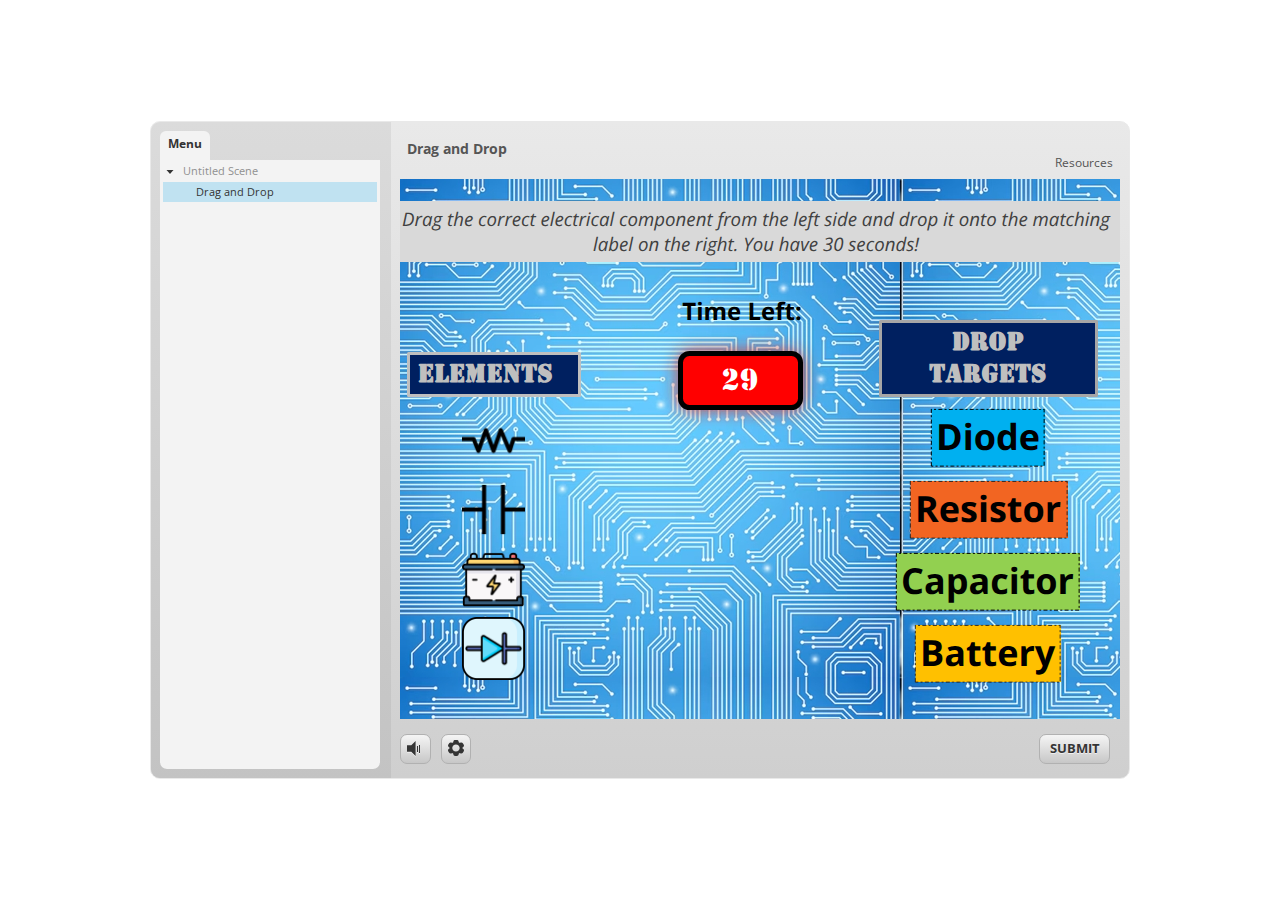
<file: index.html>
﻿<!doctype html>
<html lang="en-US">
<head>
  <meta charset="utf-8">
  <!-- Created using Storyline 3 - http://www.articulate.com  -->
  <!-- version: 3.20.30234.0 -->
  <title>Drag and Drop</title>
  <meta http-equiv="x-ua-compatible" content="IE=edge"/>
  <meta name="viewport" content="width=device-width,initial-scale=1,user-scalable=no,shrink-to-fit=no,minimal-ui"/>
  <meta name="apple-mobile-web-app-capable" content="yes"/>
  <style>
    html, body { height: 100%; padding: 0; margin: 0 }
    #app { height: 100%; width: 100%; }
  </style>

  <script>
    window.DS = {};
    window.globals = {
      DATA_PATH_BASE: '',
      HAS_FRAME: true,
      HAS_SLIDE: true,

      lmsPresent: false,
      tinCanPresent: false,
      cmi5Present: false,
      aoSupport: false,
      scale: 'noscale',
      captureRc: false,
      browserSize: 'optimal',
      bgColor: '#FFFFFF',
      features: '',
      themeName: 'classic',
      preloaderColor: '#FFFFFF',
      suppressAnalytics: false,
      productChannel: 'perpetual',
      publishSource: 'storyline',
      aid: '',
      cid: '9df2afba-86aa-4ca9-b1a7-6bfc69e62f0b',
      playerVersion: '3.20.30234.0',
      publishTimestamp: '2025-02-02T14:35:07.3691768Z',
      maxIosVideoElements: 10,
      connectionSettings: { },

      
      parseParams: function(qs) {
        if (window.globals.parsedParams != null) {
          return window.globals.parsedParams;
        }
        qs = (qs || window.location.search.substr(1)).split('+').join(' ');
        var params = {},
            tokens,
            re = /[?&]?([^=]+)=([^&]*)/g;

        while (tokens = re.exec(qs)) {
          params[decodeURIComponent(tokens[1]).trim()] =
            decodeURIComponent(tokens[2]).trim();
        }
        window.globals.parsedParams = params;
        return params;
      }

    };
  </script>
  <script>
    var isIe11 = ('ActiveXObject' in window || window.MSBlobBuilder != null)
      && window.msCrypto != null && !window.ActiveXObject;
    if (isIe11) {
      window.globals.unsupportedBrowser = true;
      document.write(atob('[base64]'));
    }
  </script>
  
  <script>window.THREE = { };</script>
  
</head>
<body style="background: #FFFFFF" class="cs-HTML theme-classic">
  <!-- 360 -->
  <script>!function(){var e,i=/iPhone/i,o=/iPod/i,n=/iPad/i,t=/\biOS-universal(?:.+)Mac\b/i,r=/\bAndroid(?:.+)Mobile\b/i,a=/Android/i,d=/(?:SD4930UR|\bSilk(?:.+)Mobile\b)/i,p=/Silk/i,l=/Windows Phone/i,u=/\bWindows(?:.+)ARM\b/i,b=/BlackBerry/i,s=/BB10/i,c=/Opera Mini/i,f=/\b(CriOS|Chrome)(?:.+)Mobile/i,h=/Mobile(?:.+)Firefox\b/i,v=function(e){return void 0!==e&&"MacIntel"===e.platform&&"number"==typeof e.maxTouchPoints&&e.maxTouchPoints>1&&"undefined"==typeof MSStream};e=function(e){var m={userAgent:"",platform:"",maxTouchPoints:0};e||"undefined"==typeof navigator?"string"==typeof e?m.userAgent=e:e&&e.userAgent&&(m={userAgent:e.userAgent,platform:e.platform,maxTouchPoints:e.maxTouchPoints||0}):m={userAgent:navigator.userAgent,platform:navigator.platform,maxTouchPoints:navigator.maxTouchPoints||0};var g=m.userAgent,y=g.split("[FBAN");void 0!==y[1]&&(g=y[0]),void 0!==(y=g.split("Twitter"))[1]&&(g=y[0]);var A=function(e){return function(i){return i.test(e)}}(g),w={apple:{phone:A(i)&&!A(l),ipod:A(o),tablet:!A(i)&&(A(n)||v(m))&&!A(l),universal:A(t),device:(A(i)||A(o)||A(n)||A(t)||v(m))&&!A(l)},amazon:{phone:A(d),tablet:!A(d)&&A(p),device:A(d)||A(p)},android:{phone:!A(l)&&A(d)||!A(l)&&A(r),tablet:!A(l)&&!A(d)&&!A(r)&&(A(p)||A(a)),device:!A(l)&&(A(d)||A(p)||A(r)||A(a))||A(/\bokhttp\b/i)},windows:{phone:A(l),tablet:A(u),device:A(l)||A(u)},other:{blackberry:A(b),blackberry10:A(s),opera:A(c),firefox:A(h),chrome:A(f),device:A(b)||A(s)||A(c)||A(h)||A(f)},any:!1,phone:!1,tablet:!1};return w.any=w.apple.device||w.android.device||w.windows.device||w.other.device,w.phone=w.apple.phone||w.android.phone||w.windows.phone,w.tablet=w.apple.tablet||w.android.tablet||w.windows.tablet,w}(),"object"==typeof exports&&"undefined"!=typeof module?module.exports=e:"function"==typeof define&&define.amd?define((function(){return e})):this.isMobile=e}();
    window.isMobile.apple.tablet = window.isMobile.apple.tablet ||
      (navigator.platform === 'MacIntel' && navigator.maxTouchPoints > 1);
    window.isMobile.apple.device = window.isMobile.apple.device || window.isMobile.apple.tablet;
    window.isMobile.tablet = window.isMobile.tablet || window.isMobile.apple.tablet;
    window.isMobile.any = window.isMobile.any || window.isMobile.apple.tablet;
  </script>

  <div id="focus-sink" tabindex="-1"></div>

  <div id="preso"></div>
  <script>
    (function() {

      var classTypes = [ 'desktop', 'mobile', 'phone', 'tablet' ];

      var addDeviceClasses = function(prefix, testObj) {
        var curr, i;
        for (i = 0; i < classTypes.length; i++) {
          curr = classTypes[i];
          if (testObj[curr]) {
            document.body.classList.add(prefix + curr);
          }
        }
      };

      var params = window.globals.parseParams(),
          isDevicePreview = params.devicepreview === '1',
          isPhoneOverride = params.deviceType === 'phone' || (isDevicePreview && params.phone == '1'),
          isTabletOverride = (params.deviceType === 'tablet' || isDevicePreview) && !isPhoneOverride,
          isMobileOverride = isPhoneOverride || isTabletOverride;

      var deviceView = {
        desktop: !window.isMobile.any && !isMobileOverride,
        mobile: window.isMobile.any || isMobileOverride,
        phone: isPhoneOverride || (window.isMobile.phone && !isTabletOverride),
        tablet: isTabletOverride || window.isMobile.tablet
      };

      window.globals.deviceView = deviceView;
      window.isMobile.desktop = !window.isMobile.any;
      window.isMobile.mobile = window.isMobile.any;

      addDeviceClasses('view-', deviceView);

    })();
  </script>
  
  <script src='story_content/user.js' type=text/javascript></script>
  <div class="slide-loader"></div>

  <script>
    if (window.globals.deviceView.isMobile) { var doc = document, loader = doc.body.querySelector('.slide-loader'); [ 1, 2, 3 ].forEach(function(n) { var d = doc.createElement('div'); d.style.backgroundColor = window.globals.preloaderColor; d.classList.add('mobile-loader-dot'); d.classList.add('dot' + n); loader.appendChild(d); }); }
  </script>

  <div class="mobile-load-title-overlay" style="display: none">
    <div class="mobile-load-title">Drag and Drop</div>
  </div>

  <div class="mobile-chrome-warning"></div>

  
<style>
  .warn-connection-dialog {
    display: none;
    background: transparent;
    pointer-events: none;
    position: fixed;
    left: 0;
    top: 0;
    width: 100%;
    height: 100%;
    z-index: 999;
  }

  .warn-connection-content {
    border-radius: 4px;
    background: white;
    border: 1px solid #E7E7E7;
    color: #333333;
    box-shadow: 0 2px 4px rgba(0, 0, 0, 0.25);
    transition: all 150ms ease-out;
    position: absolute;
    white-space: nowrap;
  }

  .view-phone.is-landscape .warn-connection-content {
    left: 23px;
    bottom: 23px;
  }

  .view-tablet.is-landscape .warn-connection-content {
    left: 50%;
    top: 20px;
    transform: translateX(-50%);
  }

  .is-portrait .warn-connection-content {
    transform: translate(-50%, calc(-100% - 15px));
  }

  .warn-connection-content p {
    display: inline-block;
    margin: 0 8px 0 0;
    line-height: 33px;
    font-size: 11px;
  }

  .warn-connection-content svg {
    position: relative;
    vertical-align: middle;
    margin: 0 2px 2px 8px;
  }

  .view-desktop .warn-connection-content {
    left: 1.5em;
    bottom: 1.5em;
  }

  .view-desktop .warn-connection-content p {
    font-size: 1.1em;
  }

  .is-offline .warn-connection-dialog {
    display: block;
  }

  .is-offline .cs-panel * {
    pointer-events: none !important;
  }

  .is-offline .cs-panel {
    pointer-events: all !important;
  }

  .is-offline #nav-controls * {
    pointer-events: none !important;
  }

  .is-offline #nav-controls {
    pointer-events: all !important;
  }
</style>

<div class="warn-connection-dialog">
  <div class="warn-connection-content">
    <svg width="17" height="15" viewBox="0 0 17 15" xmlns="http://www.w3.org/2000/svg">
      <path fill="#8F0000" stroke="white" d="M16.07,12.98 L15.88,12.23 L9.51,1.21 C8.97,0.26,7.6,0.26,7.06,1.21 L0.69,12.23 C0.15,13.16,0.81,14.36,1.91,14.36 H14.65 C15.47,14.36,16.05,13.7,16.07,12.98 Z"/>
      <path fill="white" stroke="white" d="M8.58,5.5 C8.35,5.28,8.5,5.35,8.21,5.32 C8.09,5.35,7.97,5.49,7.96,5.67 C7.97,5.79,7.98,5.92,7.98,6.04 L7.98,6.04 C7.99,6.17,8,6.31,8.01,6.43 L8.01,6.44 C8.03,6.92,8.06,7.41,8.09,7.9 L8.09,7.9 C8.12,8.39,8.14,8.88,8.17,9.37 C8.17,9.39,8.18,9.42,8.2,9.44 C8.23,9.46,8.25,9.47,8.28,9.47 C8.31,9.47,8.34,9.46,8.35,9.44 C8.37,9.43,8.38,9.4,8.39,9.35 L8.39,9.34 C8.39,9.24,8.4,9.15,8.4,9.05 L8.4,9.05 C8.41,8.96,8.41,8.86,8.42,8.75 C8.43,8.44,8.45,8.12,8.47,7.81 L8.47,7.81 C8.49,7.49,8.51,7.18,8.53,6.87 C8.55,6.46,8.56,6.05,8.59,5.64 L8.6,5.62 C8.6,5.57,8.59,5.53,8.58,5.5 L8.21,5.32 Z"/>
      <circle fill="white" stroke="white" cx="8.3" cy="11.35" r="0.3"/>
    </svg>
    <p>You are offline. Trying to reconnect...</p>
  </div>
</div>

<script>
  (function() {
    window.DS.connection = {
      warningShown: false,
      assets: {},
      loadingAssetGroup: false,
      retryDelay: 500
    };

    // @TODO this is POC code and can be cleaned up a bit more if we move forward
    // with the feature



    // The `window.globals.features` variable must be set in `webpack.dev.config` when testing locally - it is not enough
    // to have it in the data - but it must be set there as well.
    var useConnectionMessages = window.AbortController != null &&
      window.location.protocol != 'file:' &&
      window.globals.features.indexOf('ConnectionMessages') != -1;

    window.DS.connection.useConnectionMessages = useConnectionMessages

    var assetCount = 0;
    var checkLoadedId;
    var connectionSettings = window.globals.connectionSettings;

    if (useConnectionMessages && connectionSettings != null) {
      var contentEl = document.querySelector('.warn-connection-content');
      var messageEl = contentEl.querySelector('p')

      if (connectionSettings.useDarkTheme) {
        contentEl.style.borderColor = '#BABBBA';
        contentEl.style.backgroundColor = '#282828';
        contentEl.style.color = '#FFFFFF';
      }

      if (connectionSettings.message != null) {
        messageEl.textContent = window.decodeURIComponent(connectionSettings.message);
      }
    }

    function checkAssetsReady() {
      for (var i in DS.connection.assets) {
        if (!DS.connection.assets[i].success) {
          return false;
        }
      }
      return true;
    }

    function stopAssetGroup() {
      if (!useConnectionMessages) { return; }

      assetCount = 0;

      DS.connection.oldAssetGroup = DS.connection.assets;
      DS.connection.assets = {};
      DS.connection.loadingAssetGroup = false;
      clearInterval(checkLoadedId);
    }

    function startAssetGroup() {
      if (!useConnectionMessages) { return; }
      var ticks = 0;
      clearInterval(checkLoadedId);
      checkLoadedId = setInterval(function() {
        var loaded = 0;
        if (assetCount === 0 && loaded === 0) {
          clearInterval(checkLoadedId);
          return;
        }

        for (var i in DS.connection.assets) {
          if (DS.connection.assets[i].success) {
            loaded++;
          }
        }

        if (assetCount === loaded && checkAssetsReady()) {
          for (var i in DS.connection.assets) {
            if (DS.connection.assets[i].action) {
              DS.connection.assets[i].action();
            }
          }
          hideWarning();
          stopAssetGroup();
        }
      }, 100)
    }

    function requiredAsset(url, action, retry, type) {
      if (!useConnectionMessages) { return; }
      if (DS.connection.assets[url]) { return; }

      DS.connection.assets[url] = {
        success: false, action: action, retry: retry, type: type
      };
      assetCount = Object.keys(DS.connection.assets).length;
      if (!DS.connection.loadingAssetGroup) {
        startAssetGroup();
      }
      DS.connection.loadingAssetGroup = true;
    }

    function assetLoaded(url) {
      if (!useConnectionMessages) { return; }
      if (DS.connection.assets[url]) {
        DS.connection.assets[url].success = true;
      }
    }

    function assetFailed(url) {
      if (!useConnectionMessages) { return; }
      if (!DS.connection.assets[url]) {
        if (/\.js$/.test(url)) {
          setTimeout(function() {
            if (DS.connection.lastSlideLoaded != null) {
              DS.connection.lastSlideLoaded();
            }
          }, DS.connection.retryDelay);
        }
        return;
      }
      if (!DS.connection.warningShown) { showWarning(); }
      if (DS.connection.assets[url].retry) {
        setTimeout(function() {
          if (!DS.connection.assets[url].success) {
            DS.connection.assets[url].retry()
          }
        }, DS.connection.retryDelay);
      }
    }

    function hideWarning() {
      document.body.classList.remove('is-offline');
      DS.connection.warningShown = false;
    }
    DS.connection.hideWarning = hideWarning

    function showWarning(btn) {
      document.body.classList.add('is-offline')
      DS.connection.warningShown = true;
      updateWarningPosition();
    }

    function updateWarningPosition() {
      if (!DS.connection.warningShown) {
        return;
      }

      var isPortrait = document.body.classList.contains('is-portrait');
      var warningEl = document.querySelector('.warn-connection-content');

      if (isPortrait) {
        var slide = document.querySelector('.primary-slide');
        var slideRect = slide.getBoundingClientRect();

        warningEl.style.top = `${slideRect.top}px`
        warningEl.style.left = `${slideRect.left + slideRect.width / 2}px`
      } else {
        warningEl.style.top = null;
        warningEl.style.left = null;
      }

      window.requestAnimationFrame(updateWarningPosition);
    }

    // these will all be noops if the feature flag isn't set in
    // the data and `window.globals.features`
    DS.connection.requiredAsset = requiredAsset;
    DS.connection.assetLoaded = assetLoaded;
    DS.connection.assetFailed = assetFailed;
    DS.connection.stopAssetGroup = stopAssetGroup;
    DS.connection.startAssetGroup = startAssetGroup;
  })();
</script>


  <script>
    
    if (window.autoSpider && window.vInterfaceObject) {
      document.querySelector('.mobile-load-title-overlay').style.display = 'none';
    }
  </script>

  

  <link rel="stylesheet" href="html5/data/css/output.min.css" data-noprefix/>
</body>
<script src="html5/lib/scripts/bootstrapper.min.js"></script>
</html>
</file>
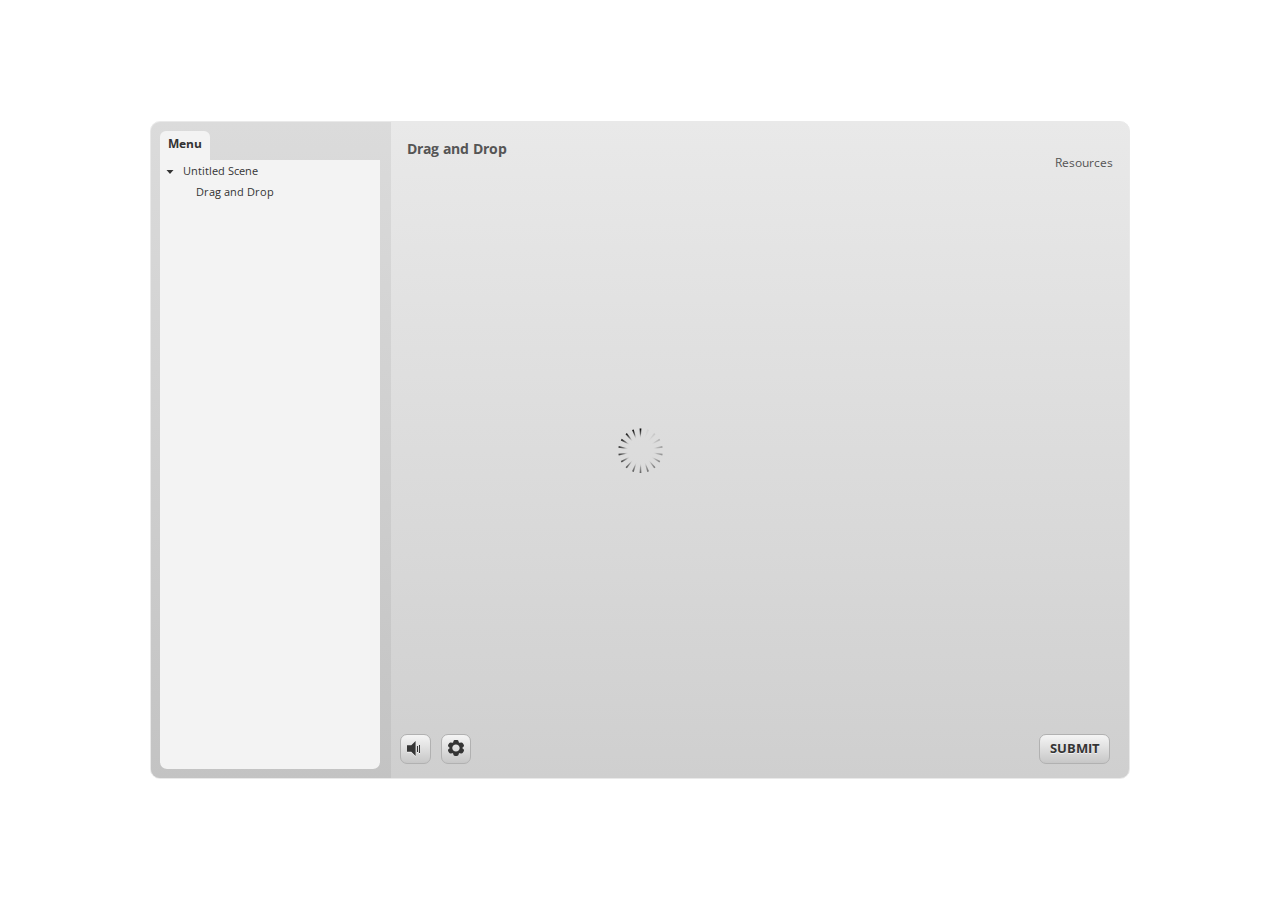
<file: index_lms.html>
<!doctype html>
<html lang="en-US">
<head>
  <meta charset="utf-8">
  <!-- Created using Storyline 3 - http://www.articulate.com  -->
  <!-- version: 3.20.30234.0 -->
  <title>Drag and Drop</title>
  <meta http-equiv="x-ua-compatible" content="IE=edge"/>
  <meta name="viewport" content="width=device-width,initial-scale=1,user-scalable=no,shrink-to-fit=no,minimal-ui"/>
  <meta name="apple-mobile-web-app-capable" content="yes"/>
  <style>
    html, body { height: 100%; padding: 0; margin: 0 }
    #app { height: 100%; width: 100%; }
  </style>

  <script>
    window.DS = {};
    window.globals = {
      DATA_PATH_BASE: '',
      HAS_FRAME: true,
      HAS_SLIDE: true,

      lmsPresent: true,
      tinCanPresent: false,
      cmi5Present: false,
      aoSupport: false,
      scale: 'noscale',
      captureRc: false,
      browserSize: 'optimal',
      bgColor: '#FFFFFF',
      features: '',
      themeName: 'classic',
      preloaderColor: '#FFFFFF',
      suppressAnalytics: false,
      productChannel: 'perpetual',
      publishSource: 'storyline',
      aid: '',
      cid: '9df2afba-86aa-4ca9-b1a7-6bfc69e62f0b',
      playerVersion: '3.20.30234.0',
      publishTimestamp: '2025-02-02T14:35:07.3754491Z',
      maxIosVideoElements: 10,
      connectionSettings: { },

      
      parseParams: function(qs) {
        if (window.globals.parsedParams != null) {
          return window.globals.parsedParams;
        }
        qs = (qs || window.location.search.substr(1)).split('+').join(' ');
        var params = {},
            tokens,
            re = /[?&]?([^=]+)=([^&]*)/g;

        while (tokens = re.exec(qs)) {
          params[decodeURIComponent(tokens[1]).trim()] =
            decodeURIComponent(tokens[2]).trim();
        }
        window.globals.parsedParams = params;
        return params;
      }

    };
  </script>
  <script>
    var isIe11 = ('ActiveXObject' in window || window.MSBlobBuilder != null)
      && window.msCrypto != null && !window.ActiveXObject;
    if (isIe11) {
      window.globals.unsupportedBrowser = true;
      document.write(atob('[base64]'));
    }
  </script>
  <script src="lms/scormdriver.js" charset="utf-8"></script>
  <script>window.THREE = { };</script>
  
</head>
<body style="background: #FFFFFF" class="cs-HTML theme-classic">
  <!-- 360 -->
  <script>!function(){var e,i=/iPhone/i,o=/iPod/i,n=/iPad/i,t=/\biOS-universal(?:.+)Mac\b/i,r=/\bAndroid(?:.+)Mobile\b/i,a=/Android/i,d=/(?:SD4930UR|\bSilk(?:.+)Mobile\b)/i,p=/Silk/i,l=/Windows Phone/i,u=/\bWindows(?:.+)ARM\b/i,b=/BlackBerry/i,s=/BB10/i,c=/Opera Mini/i,f=/\b(CriOS|Chrome)(?:.+)Mobile/i,h=/Mobile(?:.+)Firefox\b/i,v=function(e){return void 0!==e&&"MacIntel"===e.platform&&"number"==typeof e.maxTouchPoints&&e.maxTouchPoints>1&&"undefined"==typeof MSStream};e=function(e){var m={userAgent:"",platform:"",maxTouchPoints:0};e||"undefined"==typeof navigator?"string"==typeof e?m.userAgent=e:e&&e.userAgent&&(m={userAgent:e.userAgent,platform:e.platform,maxTouchPoints:e.maxTouchPoints||0}):m={userAgent:navigator.userAgent,platform:navigator.platform,maxTouchPoints:navigator.maxTouchPoints||0};var g=m.userAgent,y=g.split("[FBAN");void 0!==y[1]&&(g=y[0]),void 0!==(y=g.split("Twitter"))[1]&&(g=y[0]);var A=function(e){return function(i){return i.test(e)}}(g),w={apple:{phone:A(i)&&!A(l),ipod:A(o),tablet:!A(i)&&(A(n)||v(m))&&!A(l),universal:A(t),device:(A(i)||A(o)||A(n)||A(t)||v(m))&&!A(l)},amazon:{phone:A(d),tablet:!A(d)&&A(p),device:A(d)||A(p)},android:{phone:!A(l)&&A(d)||!A(l)&&A(r),tablet:!A(l)&&!A(d)&&!A(r)&&(A(p)||A(a)),device:!A(l)&&(A(d)||A(p)||A(r)||A(a))||A(/\bokhttp\b/i)},windows:{phone:A(l),tablet:A(u),device:A(l)||A(u)},other:{blackberry:A(b),blackberry10:A(s),opera:A(c),firefox:A(h),chrome:A(f),device:A(b)||A(s)||A(c)||A(h)||A(f)},any:!1,phone:!1,tablet:!1};return w.any=w.apple.device||w.android.device||w.windows.device||w.other.device,w.phone=w.apple.phone||w.android.phone||w.windows.phone,w.tablet=w.apple.tablet||w.android.tablet||w.windows.tablet,w}(),"object"==typeof exports&&"undefined"!=typeof module?module.exports=e:"function"==typeof define&&define.amd?define((function(){return e})):this.isMobile=e}();
    window.isMobile.apple.tablet = window.isMobile.apple.tablet ||
      (navigator.platform === 'MacIntel' && navigator.maxTouchPoints > 1);
    window.isMobile.apple.device = window.isMobile.apple.device || window.isMobile.apple.tablet;
    window.isMobile.tablet = window.isMobile.tablet || window.isMobile.apple.tablet;
    window.isMobile.any = window.isMobile.any || window.isMobile.apple.tablet;
  </script>

  <div id="focus-sink" tabindex="-1"></div>

  <div id="preso"></div>
  <script>
    (function() {

      var classTypes = [ 'desktop', 'mobile', 'phone', 'tablet' ];

      var addDeviceClasses = function(prefix, testObj) {
        var curr, i;
        for (i = 0; i < classTypes.length; i++) {
          curr = classTypes[i];
          if (testObj[curr]) {
            document.body.classList.add(prefix + curr);
          }
        }
      };

      var params = window.globals.parseParams(),
          isDevicePreview = params.devicepreview === '1',
          isPhoneOverride = params.deviceType === 'phone' || (isDevicePreview && params.phone == '1'),
          isTabletOverride = (params.deviceType === 'tablet' || isDevicePreview) && !isPhoneOverride,
          isMobileOverride = isPhoneOverride || isTabletOverride;

      var deviceView = {
        desktop: !window.isMobile.any && !isMobileOverride,
        mobile: window.isMobile.any || isMobileOverride,
        phone: isPhoneOverride || (window.isMobile.phone && !isTabletOverride),
        tablet: isTabletOverride || window.isMobile.tablet
      };

      window.globals.deviceView = deviceView;
      window.isMobile.desktop = !window.isMobile.any;
      window.isMobile.mobile = window.isMobile.any;

      addDeviceClasses('view-', deviceView);

    })();
  </script>
  
  <script src='story_content/user.js' type=text/javascript></script>
  <div class="slide-loader"></div>

  <script>
    if (window.globals.deviceView.isMobile) { var doc = document, loader = doc.body.querySelector('.slide-loader'); [ 1, 2, 3 ].forEach(function(n) { var d = doc.createElement('div'); d.style.backgroundColor = window.globals.preloaderColor; d.classList.add('mobile-loader-dot'); d.classList.add('dot' + n); loader.appendChild(d); }); }
  </script>

  <div class="mobile-load-title-overlay" style="display: none">
    <div class="mobile-load-title">Drag and Drop</div>
  </div>

  <div class="mobile-chrome-warning"></div>

  
<style>
  .warn-connection-dialog {
    display: none;
    background: transparent;
    pointer-events: none;
    position: fixed;
    left: 0;
    top: 0;
    width: 100%;
    height: 100%;
    z-index: 999;
  }

  .warn-connection-content {
    border-radius: 4px;
    background: white;
    border: 1px solid #E7E7E7;
    color: #333333;
    box-shadow: 0 2px 4px rgba(0, 0, 0, 0.25);
    transition: all 150ms ease-out;
    position: absolute;
    white-space: nowrap;
  }

  .view-phone.is-landscape .warn-connection-content {
    left: 23px;
    bottom: 23px;
  }

  .view-tablet.is-landscape .warn-connection-content {
    left: 50%;
    top: 20px;
    transform: translateX(-50%);
  }

  .is-portrait .warn-connection-content {
    transform: translate(-50%, calc(-100% - 15px));
  }

  .warn-connection-content p {
    display: inline-block;
    margin: 0 8px 0 0;
    line-height: 33px;
    font-size: 11px;
  }

  .warn-connection-content svg {
    position: relative;
    vertical-align: middle;
    margin: 0 2px 2px 8px;
  }

  .view-desktop .warn-connection-content {
    left: 1.5em;
    bottom: 1.5em;
  }

  .view-desktop .warn-connection-content p {
    font-size: 1.1em;
  }

  .is-offline .warn-connection-dialog {
    display: block;
  }

  .is-offline .cs-panel * {
    pointer-events: none !important;
  }

  .is-offline .cs-panel {
    pointer-events: all !important;
  }

  .is-offline #nav-controls * {
    pointer-events: none !important;
  }

  .is-offline #nav-controls {
    pointer-events: all !important;
  }
</style>

<div class="warn-connection-dialog">
  <div class="warn-connection-content">
    <svg width="17" height="15" viewBox="0 0 17 15" xmlns="http://www.w3.org/2000/svg">
      <path fill="#8F0000" stroke="white" d="M16.07,12.98 L15.88,12.23 L9.51,1.21 C8.97,0.26,7.6,0.26,7.06,1.21 L0.69,12.23 C0.15,13.16,0.81,14.36,1.91,14.36 H14.65 C15.47,14.36,16.05,13.7,16.07,12.98 Z"/>
      <path fill="white" stroke="white" d="M8.58,5.5 C8.35,5.28,8.5,5.35,8.21,5.32 C8.09,5.35,7.97,5.49,7.96,5.67 C7.97,5.79,7.98,5.92,7.98,6.04 L7.98,6.04 C7.99,6.17,8,6.31,8.01,6.43 L8.01,6.44 C8.03,6.92,8.06,7.41,8.09,7.9 L8.09,7.9 C8.12,8.39,8.14,8.88,8.17,9.37 C8.17,9.39,8.18,9.42,8.2,9.44 C8.23,9.46,8.25,9.47,8.28,9.47 C8.31,9.47,8.34,9.46,8.35,9.44 C8.37,9.43,8.38,9.4,8.39,9.35 L8.39,9.34 C8.39,9.24,8.4,9.15,8.4,9.05 L8.4,9.05 C8.41,8.96,8.41,8.86,8.42,8.75 C8.43,8.44,8.45,8.12,8.47,7.81 L8.47,7.81 C8.49,7.49,8.51,7.18,8.53,6.87 C8.55,6.46,8.56,6.05,8.59,5.64 L8.6,5.62 C8.6,5.57,8.59,5.53,8.58,5.5 L8.21,5.32 Z"/>
      <circle fill="white" stroke="white" cx="8.3" cy="11.35" r="0.3"/>
    </svg>
    <p>You are offline. Trying to reconnect...</p>
  </div>
</div>

<script>
  (function() {
    window.DS.connection = {
      warningShown: false,
      assets: {},
      loadingAssetGroup: false,
      retryDelay: 500
    };

    // @TODO this is POC code and can be cleaned up a bit more if we move forward
    // with the feature



    // The `window.globals.features` variable must be set in `webpack.dev.config` when testing locally - it is not enough
    // to have it in the data - but it must be set there as well.
    var useConnectionMessages = window.AbortController != null &&
      window.location.protocol != 'file:' &&
      window.globals.features.indexOf('ConnectionMessages') != -1;

    window.DS.connection.useConnectionMessages = useConnectionMessages

    var assetCount = 0;
    var checkLoadedId;
    var connectionSettings = window.globals.connectionSettings;

    if (useConnectionMessages && connectionSettings != null) {
      var contentEl = document.querySelector('.warn-connection-content');
      var messageEl = contentEl.querySelector('p')

      if (connectionSettings.useDarkTheme) {
        contentEl.style.borderColor = '#BABBBA';
        contentEl.style.backgroundColor = '#282828';
        contentEl.style.color = '#FFFFFF';
      }

      if (connectionSettings.message != null) {
        messageEl.textContent = window.decodeURIComponent(connectionSettings.message);
      }
    }

    function checkAssetsReady() {
      for (var i in DS.connection.assets) {
        if (!DS.connection.assets[i].success) {
          return false;
        }
      }
      return true;
    }

    function stopAssetGroup() {
      if (!useConnectionMessages) { return; }

      assetCount = 0;

      DS.connection.oldAssetGroup = DS.connection.assets;
      DS.connection.assets = {};
      DS.connection.loadingAssetGroup = false;
      clearInterval(checkLoadedId);
    }

    function startAssetGroup() {
      if (!useConnectionMessages) { return; }
      var ticks = 0;
      clearInterval(checkLoadedId);
      checkLoadedId = setInterval(function() {
        var loaded = 0;
        if (assetCount === 0 && loaded === 0) {
          clearInterval(checkLoadedId);
          return;
        }

        for (var i in DS.connection.assets) {
          if (DS.connection.assets[i].success) {
            loaded++;
          }
        }

        if (assetCount === loaded && checkAssetsReady()) {
          for (var i in DS.connection.assets) {
            if (DS.connection.assets[i].action) {
              DS.connection.assets[i].action();
            }
          }
          hideWarning();
          stopAssetGroup();
        }
      }, 100)
    }

    function requiredAsset(url, action, retry, type) {
      if (!useConnectionMessages) { return; }
      if (DS.connection.assets[url]) { return; }

      DS.connection.assets[url] = {
        success: false, action: action, retry: retry, type: type
      };
      assetCount = Object.keys(DS.connection.assets).length;
      if (!DS.connection.loadingAssetGroup) {
        startAssetGroup();
      }
      DS.connection.loadingAssetGroup = true;
    }

    function assetLoaded(url) {
      if (!useConnectionMessages) { return; }
      if (DS.connection.assets[url]) {
        DS.connection.assets[url].success = true;
      }
    }

    function assetFailed(url) {
      if (!useConnectionMessages) { return; }
      if (!DS.connection.assets[url]) {
        if (/\.js$/.test(url)) {
          setTimeout(function() {
            if (DS.connection.lastSlideLoaded != null) {
              DS.connection.lastSlideLoaded();
            }
          }, DS.connection.retryDelay);
        }
        return;
      }
      if (!DS.connection.warningShown) { showWarning(); }
      if (DS.connection.assets[url].retry) {
        setTimeout(function() {
          if (!DS.connection.assets[url].success) {
            DS.connection.assets[url].retry()
          }
        }, DS.connection.retryDelay);
      }
    }

    function hideWarning() {
      document.body.classList.remove('is-offline');
      DS.connection.warningShown = false;
    }
    DS.connection.hideWarning = hideWarning

    function showWarning(btn) {
      document.body.classList.add('is-offline')
      DS.connection.warningShown = true;
      updateWarningPosition();
    }

    function updateWarningPosition() {
      if (!DS.connection.warningShown) {
        return;
      }

      var isPortrait = document.body.classList.contains('is-portrait');
      var warningEl = document.querySelector('.warn-connection-content');

      if (isPortrait) {
        var slide = document.querySelector('.primary-slide');
        var slideRect = slide.getBoundingClientRect();

        warningEl.style.top = `${slideRect.top}px`
        warningEl.style.left = `${slideRect.left + slideRect.width / 2}px`
      } else {
        warningEl.style.top = null;
        warningEl.style.left = null;
      }

      window.requestAnimationFrame(updateWarningPosition);
    }

    // these will all be noops if the feature flag isn't set in
    // the data and `window.globals.features`
    DS.connection.requiredAsset = requiredAsset;
    DS.connection.assetLoaded = assetLoaded;
    DS.connection.assetFailed = assetFailed;
    DS.connection.stopAssetGroup = stopAssetGroup;
    DS.connection.startAssetGroup = startAssetGroup;
  })();
</script>


  <script>
    
    if (window.autoSpider && window.vInterfaceObject) {
      document.querySelector('.mobile-load-title-overlay').style.display = 'none';
    }
  </script>

  

  <link rel="stylesheet" href="html5/data/css/output.min.css" data-noprefix/>
</body>
<script src="html5/lib/scripts/bootstrapper.min.js"></script>
</html>
</file>
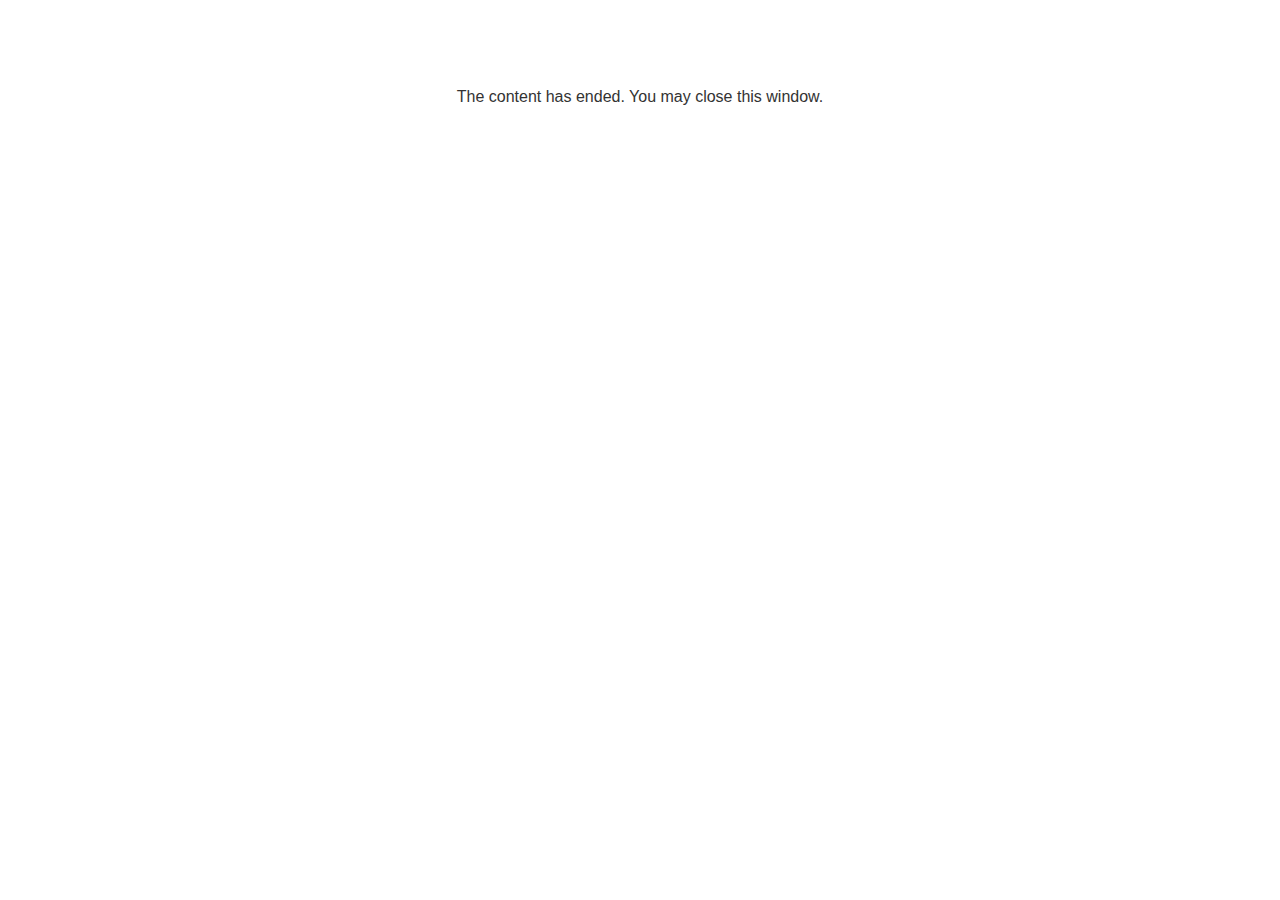
<file: lms/goodbye.html>
<!doctype html>
<html>
<body style="background-color: #ffffff;">

<p role="alert" style="color: #333333;font-family: Open Sans, articulate, tahoma, arial;font-size: medium;text-align: center;">
<br><br><br><br>
The content has ended. You may close this window.
</p>

</body>
</html>
</file>
<file: html5/data/css/output.min.css>
@font-face {
  font-family: 'Open SansBold CharsBold262B8143';
  src: url('[data-uri]');
  font-style: normal;
  font-weight: normal;
}
@font-face {
  font-family: 'Open Sans Charset1_ 5zIF886D5A9';
  src: url('[data-uri]');
  font-style: normal;
  font-weight: normal;
}
@font-face {
  font-family: 'StencilBold CharsetBold8103B1E0';
  src: url('[data-uri]');
  font-style: normal;
  font-weight: normal;
}
@font-face {
  font-family: 'Open SansItalic CItalicCE5474F0';
  src: url('[data-uri]');
  font-style: normal;
  font-weight: normal;
}
@font-face {
  font-family: 'Open Sans Charset0_v9TY33EDE6F2';
  src: url('[data-uri]');
  font-style: normal;
  font-weight: normal;
}
@font-face {
  font-family: 'Open SansBold CharsBoldE47A47C6';
  src: url('[data-uri]');
  font-style: normal;
  font-weight: normal;
}
@font-face {
  font-family: 'Stencil Charset0_v2maXnC77CA338';
  src: url('[data-uri]');
  font-style: normal;
  font-weight: normal;
}
@font-face {
  font-family: 'StencilBold CharsetBold48C10DBF';
  src: url('[data-uri]');
  font-style: normal;
  font-weight: normal;
}
@font-face {
  font-family: 'Open SansItalic CItalicC6FA076B';
  src: url('[data-uri]');
  font-style: normal;
  font-weight: normal;
}
.cs-npnxnanbsnfns00001100101 .cs-infopanel  {
  box-shadow: 0 1px 0 rgba(184, 184, 184, 1);
  background: rgba(255, 255, 255, 1);
}
.cs-npnxnanbsnfns00001100101 .cs-infopanel .cs-link {
  color: rgba(124, 34, 128, 1);
}
.cs-npnxnanbsnfns00001100101 .cs-infopanel .cs-link:hover {
  color: rgba(0, 0, 238, 1);
}
.cs-npnxnanbsnfns00001100101 .cs-infopanel .cs-name {
  color: rgba(68, 68, 68, 1);
}
.cs-npnxnanbsnfns00001100101 .cs-infopanel .cs-title {
  color: rgba(153, 153, 153, 1);
}
.cs-npnxnanbsnfns00001100101 .cs-infopanelpopup  {
  box-shadow: 0 1px 0 rgba(184, 184, 184, 1);
  background: linear-gradient(180deg, rgba(233, 233, 233, 1) 0%, rgba(207, 207, 207, 1) 100%);
}
.cs-npnxnanbsnfns00001100101 .cs-infopanelpopup .cs-link {
  color: rgba(124, 34, 128, 1);
}
.cs-npnxnanbsnfns00001100101 .cs-infopanelpopup .cs-link:hover {
  color: rgba(0, 0, 238, 1);
}
.cs-npnxnanbsnfns00001100101 .cs-infopanelpopup .cs-name {
  color: rgba(68, 68, 68, 1);
}
.cs-npnxnanbsnfns00001100101 .cs-infopanelpopup .cs-bio {
  color: rgba(153, 153, 153, 1);
}
.cs-npnxnanbsnfns00001100101 .cs-timer  {
  color: rgba(85, 85, 85, 1);
}
.cs-npnxnanbsnfns00001100101 .cs-duration stop:first-child {
  stop-color: rgba(0, 215, 255, 1);
}
.cs-npnxnanbsnfns00001100101 .cs-duration stop:last-child {
  stop-color: rgba(0, 171, 255, 1);
}
.cs-npnxnanbsnfns00001100101 .cs-elapsed stop:first-child {
  stop-color: rgba(254, 227, 71, 1);
}
.cs-npnxnanbsnfns00001100101 .cs-elapsed stop:last-child {
  stop-color: rgba(252, 204, 42, 1);
}
.cs-npnxnanbsnfns00001100101 .cs-timer .cs-pie .cs-innerstroke {
  stroke: rgba(199, 199, 199, 1);
}
.cs-npnxnanbsnfns00001100101 .cs-timer .cs-pie .cs-innerborder {
  stroke: rgba(255, 255, 255, 1);
}
.cs-npnxnanbsnfns00001100101 .cs-window  {
  box-shadow: 0 8px 5px rgba(0, 0, 0, 0.2);
  border-color: rgba(234, 234, 234, 1);
  background: rgba(243, 243, 243, 1);
  color: rgba(85, 85, 85, 1);
}
.cs-npnxnanbsnfns00001100101 .cs-window .cs-diva {
  border-color: rgba(247, 247, 247, 1);
}
.cs-npnxnanbsnfns00001100101 .cs-window .cs-divb {
  border-color: rgba(211, 211, 211, 1);
}
.cs-npnxnanbsnfns00001100101 .cs-editor .cs-editor-slide {
  color: rgba(85, 85, 85, 1);
}
.cs-npnxnanbsnfns00001100101 .cs-editor .cs-editor-html {
  color: rgba(68, 68, 68, 1);
}
.cs-npnxnanbsnfns00001100101 .cs-editor .cs-editor-button {
  text-shadow: 0 1px 0 rgba(240, 240, 240, 1);
  color: rgba(53, 53, 53, 1);
  border-color: rgba(177, 177, 177, 1);
  background: linear-gradient(180deg, rgba(245, 245, 245, 1) 0%, rgba(199, 199, 199, 1) 100%);
}
.cs-npnxnanbsnfns00001100101 .cs-editor .cs-editor-button:hover {
  background: linear-gradient(180deg, rgba(242, 242, 242, 1) 0%, rgba(175, 175, 175, 1) 100%);
}
.cs-npnxnanbsnfns00001100101 .cs-editor .cs-editor-button:active {
  background: linear-gradient(180deg, rgba(199, 199, 199, 1) 0%, rgba(244, 244, 244, 1) 100%);
}
.cs-npnxnanbsnfns00001100101 .cs-listitem  {
  color: rgba(53, 53, 53, 1);
  border-color: rgba(223, 223, 223, 1);
}
.cs-npnxnanbsnfns00001100101 .cs-listitem.cs-viewed {
  color: rgba(144, 144, 144, 1);
}
.cs-npnxnanbsnfns00001100101 .cs-listitem.cs-selected {
  color: rgba(53, 53, 53, 1);
  background: rgba(192, 226, 241, 1);
}
.cs-npnxnanbsnfns00001100101 .cs-listitem.cs-selected:hover {
  background: rgba(192, 226, 241, 1);
}
.cs-npnxnanbsnfns00001100101 .cs-listitem.cs-selected.hover {
  background: rgba(192, 226, 241, 1);
}
.cs-npnxnanbsnfns00001100101 .cs-listitem.cs-selected:focus {
  background: rgba(192, 226, 241, 1);
}
.cs-npnxnanbsnfns00001100101 .cs-listitem .cs-icon-carrot {
  fill: rgba(53, 53, 53, 1);
}
.cs-npnxnanbsnfns00001100101 .cs-listitem .cs-icon-carrot .cs-shadow {
  fill: rgba(255, 255, 255, 1);
}
.cs-npnxnanbsnfns00001100101 .cs-listitem:hover {
  background: rgba(230, 230, 230, 1);
}
.cs-npnxnanbsnfns00001100101 .cs-listitem.hover {
  background: rgba(230, 230, 230, 1);
}
.cs-npnxnanbsnfns00001100101 .cs-listitem:focus {
  background: rgba(230, 230, 230, 1);
}
.cs-npnxnanbsnfns00001100101 .cs-glossary  {
  color: rgba(53, 53, 53, 1);
}
.cs-npnxnanbsnfns00001100101 .cs-glossary .cs-scrolling-panel {
  background: rgba(231, 231, 231, 1);
}
.cs-npnxnanbsnfns00001100101 .cs-glossary .cs-term.cs-selected .cs-choice-list-trigger {
  color: rgba(53, 53, 53, 1);
  background: rgba(192, 226, 241, 1);
}
.cs-npnxnanbsnfns00001100101 .cs-glossary .cs-term.cs-selected .cs-choice-list-trigger:focus {
  color: rgba(53, 53, 53, 1);
  background: rgba(192, 226, 241, 1);
}
.cs-npnxnanbsnfns00001100101 .cs-glossary .cs-term:hover .cs-choice-list-trigger {
  background: rgba(230, 230, 230, 1);
}
.cs-npnxnanbsnfns00001100101 .cs-glossary .cs-term.hover .cs-choice-list-trigger {
  background: rgba(230, 230, 230, 1);
}
.cs-npnxnanbsnfns00001100101 .cs-glossary .cs-term .cs-choice-list-trigger:focus {
  background: rgba(230, 230, 230, 1);
}
.cs-npnxnanbsnfns00001100101 .cs-glossary .cs-diva {
  border-color: rgba(226, 226, 226, 1);
}
.cs-npnxnanbsnfns00001100101 .cs-glossary .cs-divb {
  border-color: rgba(226, 226, 226, 1);
}
.cs-npnxnanbsnfns00001100101 .cs-glossary .cs-divc {
  border-color: rgba(250, 250, 250, 1);
}
.cs-npnxnanbsnfns00001100101 .cs-glossary .cs-heading {
  color: rgba(68, 68, 68, 1);
}
.cs-npnxnanbsnfns00001100101 .cs-resource .cs-separator {
  border-color: rgba(224, 224, 224, 1);
}
.cs-npnxnanbsnfns00001100101 .cs-outline  {
  color: rgba(68, 68, 68, 1);
}
.cs-npnxnanbsnfns00001100101 .cs-outline .cs-diva {
  border-color: rgba(198, 198, 198, 1);
}
.cs-npnxnanbsnfns00001100101 .cs-outline .cs-divb {
  border-color: rgba(249, 249, 249, 1);
}
.cs-npnxnanbsnfns00001100101 .cs-outline .cs-divc {
  border-color: rgba(225, 225, 225, 1);
}
.cs-npnxnanbsnfns00001100101 .cs-outline .cs-search-filter:hover {
  color: rgba(0, 0, 238, 1);
}
.cs-npnxnanbsnfns00001100101 .cs-outline .cs-search-filter.hover {
  color: rgba(0, 0, 238, 1);
}
.cs-npnxnanbsnfns00001100101 .cs-transcript  {
  color: rgba(68, 68, 68, 1);
}
.cs-npnxnanbsnfns00001100101 .cs-transcript .cs-div {
  border-color: rgba(225, 225, 225, 1);
}
.cs-npnxnanbsnfns00001100101 .cs-tabs:not(.topmenu-item) {
  color: rgba(85, 85, 85, 1);
}
.cs-npnxnanbsnfns00001100101 .cs-tabs .cs-inner-button:not(.topmenu-item) {
  text-shadow: 0 1px 0 rgba(240, 240, 240, 1);
}
.cs-npnxnanbsnfns00001100101 .cs-tabs:hover:not(.topmenu-item) {
  color: rgba(51, 51, 51, 1);
}
.cs-npnxnanbsnfns00001100101 .cs-tabs.cs-selected {
  background: rgba(243, 243, 243, 1);
  color: rgba(51, 51, 51, 1);
}
.cs-npnxnanbsnfns00001100101 .cs-seekcontrol  {
  background: linear-gradient(180deg, rgba(245, 245, 245, 1) 0%, rgba(199, 199, 199, 1) 100%);
  border-color: rgba(177, 177, 177, 1);
}
.cs-npnxnanbsnfns00001100101 .cs-seekcontrol .cs-button:hover .cs-icon {
  fill: rgba(85, 85, 85, 1);
}
.cs-npnxnanbsnfns00001100101 .cs-seekcontrol .cs-button.hover .cs-icon {
  fill: rgba(85, 85, 85, 1);
}
.cs-npnxnanbsnfns00001100101 .cs-seekcontrol .cs-button .cs-icon-shadow {
  fill: rgba(240, 240, 240, 1);
}
.cs-npnxnanbsnfns00001100101 .cs-seekcontrol .cs-button .cs-icon {
  fill: rgba(45, 45, 45, 1);
}
.cs-npnxnanbsnfns00001100101 .cs-seekcontrol .cs-seek .cs-fill {
  background: rgba(255, 255, 255, 1);
}
.cs-npnxnanbsnfns00001100101 .cs-seekcontrol .cs-seek {
  background: rgba(231, 231, 231, 1);
  border-color: rgba(184, 184, 184, 1);
}
.cs-npnxnanbsnfns00001100101 .cs-searchinput .cs-input {
  color: rgba(138, 138, 138, 1);
  border-color: rgba(173, 173, 173, 1);
  background: rgba(223, 223, 223, 1);
}
.cs-npnxnanbsnfns00001100101 .cs-searchinput .cs-input:focus {
  color: rgba(51, 51, 51, 1);
  background: rgba(250, 250, 250, 1);
}
.cs-npnxnanbsnfns00001100101 .cs-searchinput .cs-input:hover {
  box-shadow: inset 0 0 1px 0 rgba(107, 248, 255, 1);
}
.cs-npnxnanbsnfns00001100101 .cs-searchinput .cs-input.hover {
  box-shadow: inset 0 0 1px 0 rgba(107, 248, 255, 1);
}
.cs-npnxnanbsnfns00001100101 .cs-searchinput .cs-button .cs-icon {
  fill: rgba(138, 138, 138, 1);
}
.cs-npnxnanbsnfns00001100101 .cs-searchinput .cs-button:hover {
  fill: linear-gradient(180deg, rgba(245, 245, 245, 1) 0%, rgba(199, 199, 199, 1) 100%);
}
.cs-npnxnanbsnfns00001100101 .cs-searchinput .cs-button.hover {
  fill: linear-gradient(180deg, rgba(245, 245, 245, 1) 0%, rgba(199, 199, 199, 1) 100%);
}
.cs-npnxnanbsnfns00001100101 .cs-menu  {
  box-shadow: 0 1px 0 rgba(184, 184, 184, 1);
  background: rgba(243, 243, 243, 1);
}
.cs-npnxnanbsnfns00001100101 .cs-topmenu-item.active .cs-tab {
  background: rgba(243, 243, 243, 1);
}
.cs-npnxnanbsnfns00001100101 .cs-logo  {
  box-shadow: 0 1px 0 rgba(184, 184, 184, 1);
  background: rgba(255, 255, 255, 1);
}
.cs-npnxnanbsnfns00001100101 .cs-checkbox  {
  color: rgba(68, 68, 68, 1);
}
.cs-npnxnanbsnfns00001100101 .cs-checkbox:hover {
  border-color: rgba(107, 248, 255, 1);
}
.cs-npnxnanbsnfns00001100101 .cs-checkbox.hover {
  border-color: rgba(107, 248, 255, 1);
}
.cs-npnxnanbsnfns00001100101 .cs-checkbox .cs-box {
  color: rgba(255, 255, 255, 1);
  border-color: rgba(184, 184, 184, 1);
}
.cs-npnxnanbsnfns00001100101 .cs-checkbox .cs-box:checked::after {
  color: rgba(51, 204, 0, 1);
}
.cs-npnxnanbsnfns00001100101 .cs-checkbox .cs-box.checked.after {
  color: rgba(51, 204, 0, 1);
}
.cs-npnxnanbsnfns00001100101 .cs-button  {
  text-shadow: 0 1px 0 rgba(240, 240, 240, 1);
  color: rgba(53, 53, 53, 1);
  border-color: rgba(177, 177, 177, 1);
  background: linear-gradient(180deg, rgba(245, 245, 245, 1) 0%, rgba(199, 199, 199, 1) 100%);
  box-shadow: 0 1px 0 rgba(207, 207, 207, 1);
}
.cs-npnxnanbsnfns00001100101 .cs-button .cs-icon {
  fill: rgba(53, 53, 53, 1);
}
.cs-npnxnanbsnfns00001100101 .cs-button .cs-icon-shadow {
  fill: rgba(240, 240, 240, 1);
}
.cs-npnxnanbsnfns00001100101 .cs-button:hover {
  background: linear-gradient(180deg, rgba(242, 242, 242, 1) 0%, rgba(175, 175, 175, 1) 100%);
}
.cs-npnxnanbsnfns00001100101 .cs-button.hover {
  background: linear-gradient(180deg, rgba(242, 242, 242, 1) 0%, rgba(175, 175, 175, 1) 100%);
}
.cs-npnxnanbsnfns00001100101 .cs-button:active {
  background: linear-gradient(180deg, rgba(199, 199, 199, 1) 0%, rgba(244, 244, 244, 1) 100%);
}
.cs-npnxnanbsnfns00001100101 .cs-button.cs-disabled:hover {
  background: linear-gradient(180deg, rgba(245, 245, 245, 1) 0%, rgba(199, 199, 199, 1) 100%);
}
.cs-npnxnanbsnfns00001100101 .cs-button.cs-disabled.hover {
  background: linear-gradient(180deg, rgba(245, 245, 245, 1) 0%, rgba(199, 199, 199, 1) 100%);
}
.cs-npnxnanbsnfns00001100101 .cs-button.cs-disabled:active {
  background: linear-gradient(180deg, rgba(245, 245, 245, 1) 0%, rgba(199, 199, 199, 1) 100%);
}
.cs-npnxnanbsnfns00001100101 .cs-button.cs-volume:hover {
  background: linear-gradient(180deg, rgba(245, 245, 245, 1) 0%, rgba(199, 199, 199, 1) 100%);
}
.cs-npnxnanbsnfns00001100101 .cs-button.cs-volume.hover {
  background: linear-gradient(180deg, rgba(245, 245, 245, 1) 0%, rgba(199, 199, 199, 1) 100%);
}
.cs-npnxnanbsnfns00001100101 .cs-button.cs-volume:active {
  background: linear-gradient(180deg, rgba(245, 245, 245, 1) 0%, rgba(199, 199, 199, 1) 100%);
}
.cs-npnxnanbsnfns00001100101.cs-base  {
  color: rgba(85, 85, 85, 1);
  border-color: rgba(233, 233, 233, 1);
  background: linear-gradient(180deg, rgba(233, 233, 233, 1) 0%, rgba(207, 207, 207, 1) 100%);
}
.cs-npnxnanbsnfns00001100101.cs-base .cs-separator .cs-diva {
  background: rgba(211, 211, 211, 1);
}
.cs-npnxnanbsnfns00001100101.cs-base .cs-separator .cs-divb {
  background: rgba(247, 247, 247, 1);
}
.cs-npnxnanbsnfns00001100101.cs-base .cs-topmenu-item.active .cs-tab {
  border-color: rgba(211, 211, 211, 1);
}
.cs-npnxnanbsnfns00001100101.cs-base .cs-topmenu-item.active .cs-panel {
  border-color: rgba(211, 211, 211, 1);
}
.cs-npnxnanbsnfns00001100101.cs-base .cs-left {
  background: linear-gradient(180deg, rgba(219, 219, 219, 1) 0%, rgba(195, 195, 195, 1) 100%);
}
.cs-npnxnanbsnfns00001100101.cs-base .cs-area-primary .cs-slide-container {
  background: linear-gradient(180deg, rgba(233, 233, 233, 1) 0%, rgba(207, 207, 207, 1) 100%);
}
.cs-npnxnanbsnfns00001100101 .cs-volume::-moz-range-thumb {
  border-color: rgba(165, 165, 165, 1);
  box-shadow: inset 0 0 1px 0 rgba(212, 212, 212, 1);
  background: rgba(200, 200, 200, 1);
}
.cs-npnxnanbsnfns00001100101 .cs-volume::-ms-thumb {
  border-color: rgba(165, 165, 165, 1);
  box-shadow: inset 0 0 1px 0 rgba(212, 212, 212, 1);
  background: rgba(200, 200, 200, 1);
}
.cs-npnxnanbsnfns00001100101 .cs-volume::-webkit-slider-thumb {
  border-color: rgba(165, 165, 165, 1);
  box-shadow: inset 0 0 1px 0 rgba(212, 212, 212, 1);
  background: rgba(200, 200, 200, 1);
}
.cs-npnxnanbsnfns00001100101 .cs-volume::-moz-range-track {
  border-color: rgba(242, 242, 242, 1);
  background: linear-gradient(180deg, rgba(188, 188, 188, 1) 0%, rgba(188, 188, 188, 1) 50.196%, rgba(195, 195, 195, 1) 100%);
}
.cs-npnxnanbsnfns00001100101 .cs-volume::-ms-track {
  border-color: rgba(242, 242, 242, 1);
  background: linear-gradient(180deg, rgba(188, 188, 188, 1) 0%, rgba(188, 188, 188, 1) 50.196%, rgba(195, 195, 195, 1) 100%);
}
.cs-npnxnanbsnfns00001100101 .cs-volume::-webkit-slider-runnable-track {
  border-color: rgba(242, 242, 242, 1);
  background: linear-gradient(180deg, rgba(188, 188, 188, 1) 0%, rgba(188, 188, 188, 1) 50.196%, rgba(195, 195, 195, 1) 100%);
}
body.show-focus .tab-focus-box {
  border-color: rgba(255, 255, 0, 1);
}
.skipnav {
  border-color: rgba(255, 255, 0, 1);
}
.fn-npnxnanbsnfns00001100101 {
  font-family: 'Open SansD6FFC9F9';
  -webkit-font-variant-ligatures: no-common-ligatures;
  font-variant-ligatures: no-common-ligatures;
}
.fn-pxabnsnfns00001100101 {
  font-family: 'Open SansD6FFC9F9';
  -webkit-font-variant-ligatures: no-common-ligatures;
  font-variant-ligatures: no-common-ligatures;
}
.fn-npxnabnsnfns00001100101 {
  font-family: 'Open SansD6FFC9F9';
  -webkit-font-variant-ligatures: no-common-ligatures;
  font-variant-ligatures: no-common-ligatures;
}
.fn-npnxnanbnsnfns00001100101 {
  font-family: 'Open SansD6FFC9F9';
  -webkit-font-variant-ligatures: no-common-ligatures;
  font-variant-ligatures: no-common-ligatures;
}
.fn-pxabnsnfns00001100100 {
  font-family: 'Open SansD6FFC9F9';
  -webkit-font-variant-ligatures: no-common-ligatures;
  font-variant-ligatures: no-common-ligatures;
}
@font-face {
  font-family: 'Open SansD6FFC9F9';
  src: url('[data-uri]');
  font-style: normal;
  font-weight: bold;
}
@font-face {
  font-family: 'Open SansD6FFC9F9';
  src: url('[data-uri]');
  font-style: normal;
  font-weight: normal;
}
.cs-InvalidPromptSlide .cs-6a4PVE0CHUI-InvalidPromptSlide-btn0 {
  color: rgba(53, 53, 53, 1);
  border-color: rgba(177, 177, 177, 1);
  background: linear-gradient(180deg, rgba(245, 245, 245, 1) 0%, rgba(199, 199, 199, 1) 100%);
  text-shadow: 0 1px 0 rgba(240, 240, 240, 1);
}
.cs-InvalidPromptSlide .cs-6a4PVE0CHUI-InvalidPromptSlide-btn0 .cs-html {
  color: rgba(68, 68, 68, 1);
}
.cs-InvalidPromptSlide .cs-6a4PVE0CHUI-InvalidPromptSlide-btn0 .cs-slide {
  border-color: rgba(85, 85, 85, 1);
}
.cs-InvalidPromptSlide .cs-6a4PVE0CHUI-InvalidPromptSlide-btn0:hover {
  background: linear-gradient(180deg, rgba(242, 242, 242, 1) 0%, rgba(175, 175, 175, 1) 100%);
}
.cs-InvalidPromptSlide .cs-6a4PVE0CHUI-InvalidPromptSlide-btn0:active {
  background: linear-gradient(180deg, rgba(199, 199, 199, 1) 0%, rgba(244, 244, 244, 1) 100%);
}
.cs-PrintPromptSlide .cs-6a4PVE0CHUI-PrintPromptSlide-btn0 {
  color: rgba(53, 53, 53, 1);
  border-color: rgba(177, 177, 177, 1);
  background: linear-gradient(180deg, rgba(245, 245, 245, 1) 0%, rgba(199, 199, 199, 1) 100%);
  text-shadow: 0 1px 0 rgba(240, 240, 240, 1);
}
.cs-PrintPromptSlide .cs-6a4PVE0CHUI-PrintPromptSlide-btn0 .cs-html {
  color: rgba(68, 68, 68, 1);
}
.cs-PrintPromptSlide .cs-6a4PVE0CHUI-PrintPromptSlide-btn0 .cs-slide {
  border-color: rgba(85, 85, 85, 1);
}
.cs-PrintPromptSlide .cs-6a4PVE0CHUI-PrintPromptSlide-btn0:hover {
  background: linear-gradient(180deg, rgba(242, 242, 242, 1) 0%, rgba(175, 175, 175, 1) 100%);
}
.cs-PrintPromptSlide .cs-6a4PVE0CHUI-PrintPromptSlide-btn0:active {
  background: linear-gradient(180deg, rgba(199, 199, 199, 1) 0%, rgba(244, 244, 244, 1) 100%);
}
.cs-ScrollPromptSlide .cs-6a4PVE0CHUI-ScrollPromptSlide-btn0 {
  color: rgba(53, 53, 53, 1);
  border-color: rgba(177, 177, 177, 1);
  background: linear-gradient(180deg, rgba(245, 245, 245, 1) 0%, rgba(199, 199, 199, 1) 100%);
  text-shadow: 0 1px 0 rgba(240, 240, 240, 1);
}
.cs-ScrollPromptSlide .cs-6a4PVE0CHUI-ScrollPromptSlide-btn0 .cs-html {
  color: rgba(68, 68, 68, 1);
}
.cs-ScrollPromptSlide .cs-6a4PVE0CHUI-ScrollPromptSlide-btn0 .cs-slide {
  border-color: rgba(85, 85, 85, 1);
}
.cs-ScrollPromptSlide .cs-6a4PVE0CHUI-ScrollPromptSlide-btn0:hover {
  background: linear-gradient(180deg, rgba(242, 242, 242, 1) 0%, rgba(175, 175, 175, 1) 100%);
}
.cs-ScrollPromptSlide .cs-6a4PVE0CHUI-ScrollPromptSlide-btn0:active {
  background: linear-gradient(180deg, rgba(199, 199, 199, 1) 0%, rgba(244, 244, 244, 1) 100%);
}
.cs-ResumePromptSlide .cs-6a4PVE0CHUI-ResumePromptSlide-btn0 {
  color: rgba(53, 53, 53, 1);
  border-color: rgba(177, 177, 177, 1);
  background: linear-gradient(180deg, rgba(245, 245, 245, 1) 0%, rgba(199, 199, 199, 1) 100%);
  text-shadow: 0 1px 0 rgba(240, 240, 240, 1);
}
.cs-ResumePromptSlide .cs-6a4PVE0CHUI-ResumePromptSlide-btn0 .cs-html {
  color: rgba(68, 68, 68, 1);
}
.cs-ResumePromptSlide .cs-6a4PVE0CHUI-ResumePromptSlide-btn0 .cs-slide {
  border-color: rgba(85, 85, 85, 1);
}
.cs-ResumePromptSlide .cs-6a4PVE0CHUI-ResumePromptSlide-btn0:hover {
  background: linear-gradient(180deg, rgba(242, 242, 242, 1) 0%, rgba(175, 175, 175, 1) 100%);
}
.cs-ResumePromptSlide .cs-6a4PVE0CHUI-ResumePromptSlide-btn0:active {
  background: linear-gradient(180deg, rgba(199, 199, 199, 1) 0%, rgba(244, 244, 244, 1) 100%);
}
.cs-ResumePromptSlide .cs-6a4PVE0CHUI-ResumePromptSlide-btn1 {
  color: rgba(53, 53, 53, 1);
  border-color: rgba(177, 177, 177, 1);
  background: linear-gradient(180deg, rgba(245, 245, 245, 1) 0%, rgba(199, 199, 199, 1) 100%);
  text-shadow: 0 1px 0 rgba(240, 240, 240, 1);
}
.cs-ResumePromptSlide .cs-6a4PVE0CHUI-ResumePromptSlide-btn1 .cs-html {
  color: rgba(68, 68, 68, 1);
}
.cs-ResumePromptSlide .cs-6a4PVE0CHUI-ResumePromptSlide-btn1 .cs-slide {
  border-color: rgba(85, 85, 85, 1);
}
.cs-ResumePromptSlide .cs-6a4PVE0CHUI-ResumePromptSlide-btn1:hover {
  background: linear-gradient(180deg, rgba(242, 242, 242, 1) 0%, rgba(175, 175, 175, 1) 100%);
}
.cs-ResumePromptSlide .cs-6a4PVE0CHUI-ResumePromptSlide-btn1:active {
  background: linear-gradient(180deg, rgba(199, 199, 199, 1) 0%, rgba(244, 244, 244, 1) 100%);
}
.cs-ExternalInterfaceErrorSlide .cs-buttonOK {
  color: rgba(53, 53, 53, 1);
  border-color: rgba(177, 177, 177, 1);
  background: linear-gradient(180deg, rgba(245, 245, 245, 1) 0%, rgba(199, 199, 199, 1) 100%);
  text-shadow: 0 1px 0 rgba(240, 240, 240, 1);
}
.cs-ExternalInterfaceErrorSlide .cs-buttonOK .cs-html {
  color: rgba(68, 68, 68, 1);
}
.cs-ExternalInterfaceErrorSlide .cs-buttonOK .cs-slide {
  border-color: rgba(85, 85, 85, 1);
}
.cs-ExternalInterfaceErrorSlide .cs-buttonOK:hover {
  background: linear-gradient(180deg, rgba(242, 242, 242, 1) 0%, rgba(175, 175, 175, 1) 100%);
}
.cs-ExternalInterfaceErrorSlide .cs-buttonOK:active {
  background: linear-gradient(180deg, rgba(199, 199, 199, 1) 0%, rgba(244, 244, 244, 1) 100%);
}
</file>
